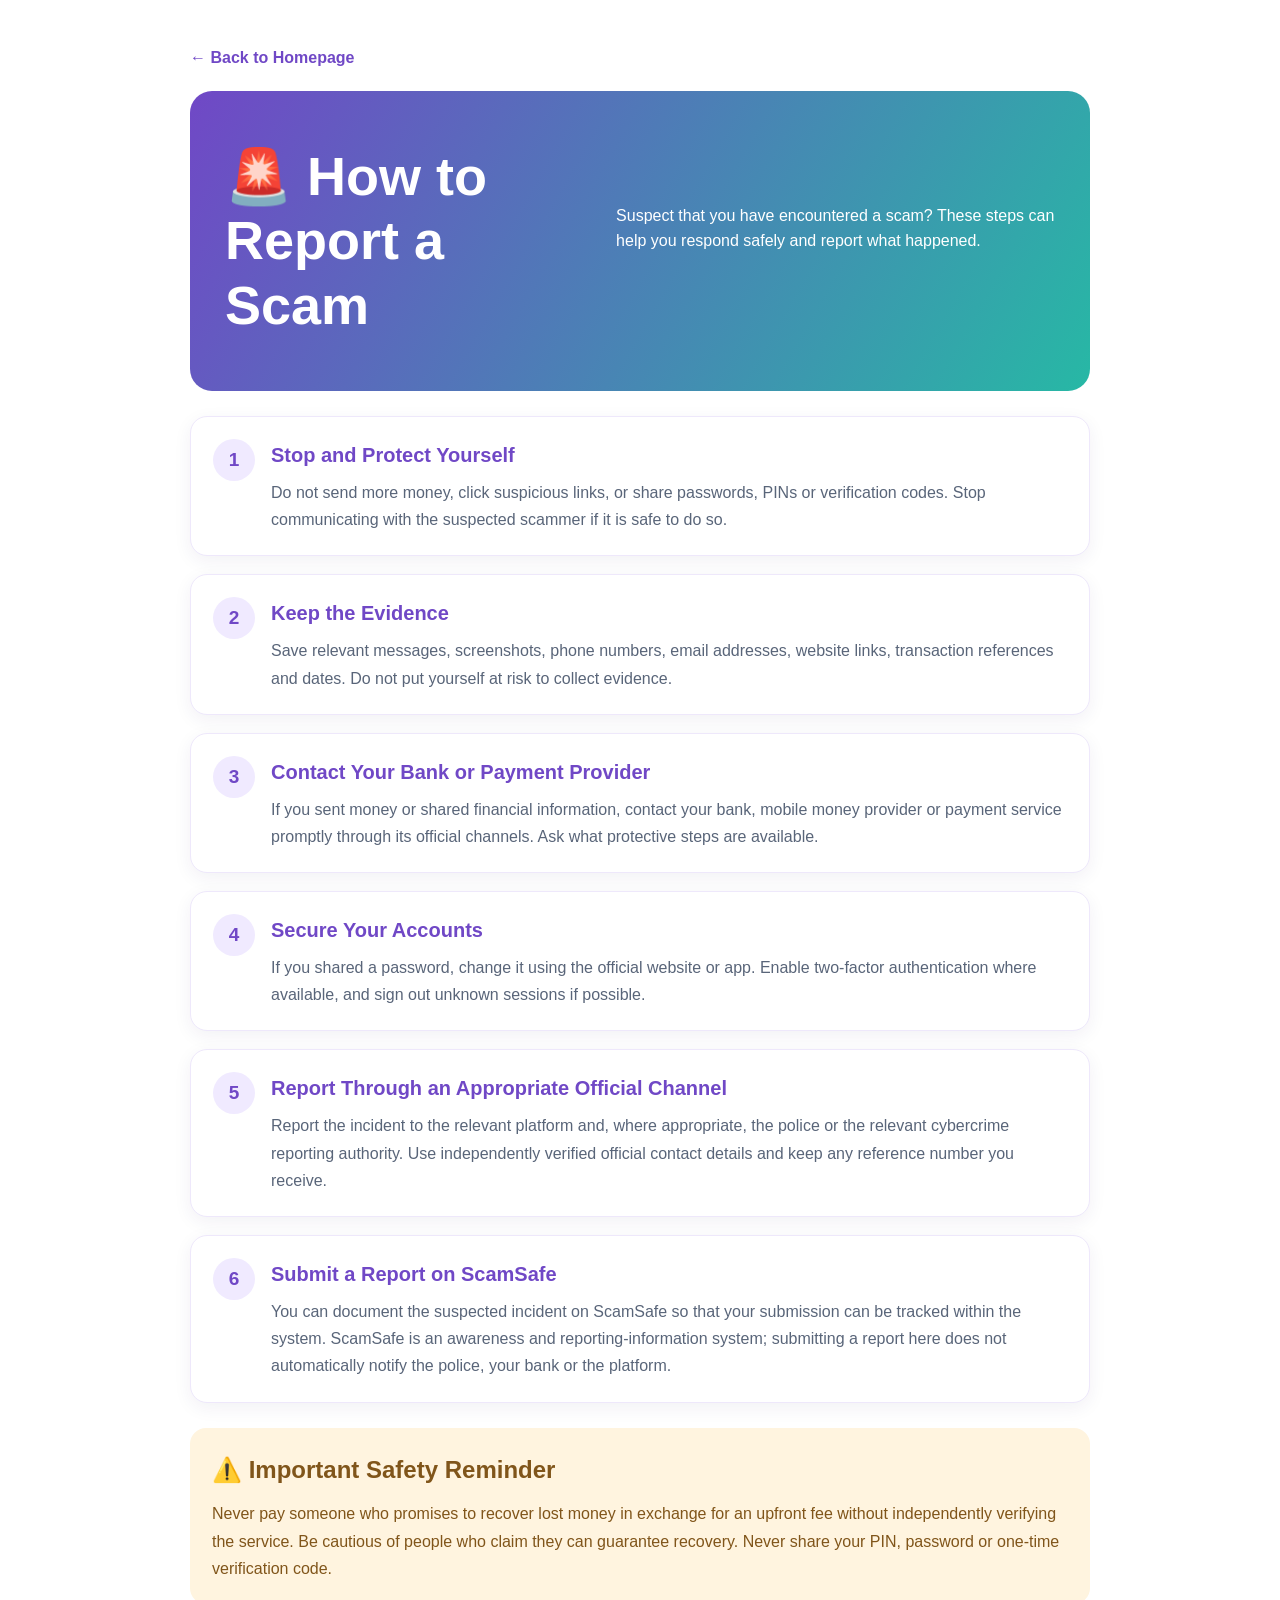
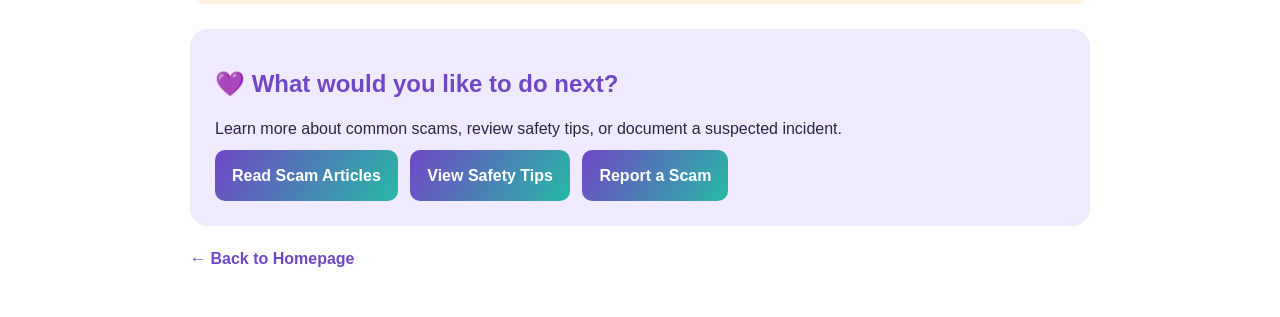
<file: how-to-report.html>
<!DOCTYPE html>
<html lang="en">
<head>
  <meta charset="UTF-8">
  <meta name="viewport" content="width=device-width, initial-scale=1.0">
  <title>How to Report a Scam | ScamSafe</title>
  <link rel="stylesheet" href="style.css">

  <style>
    .page-wrap {
      max-width: 950px;
      margin: auto;
      padding: 25px;
    }

    .hero {
      padding: 35px;
      border-radius: 22px;
      color: white;
      background: linear-gradient(120deg, #7048c6, #27b8a5);
    }

    .hero h1 {
      color: white;
    }

    .steps {
      display: grid;
      gap: 18px;
      margin-top: 25px;
    }

    .step {
      display: flex;
      align-items: flex-start;
      gap: 16px;
      padding: 22px;
      background: white;
      border: 1px solid #eee8fb;
      border-radius: 17px;
      box-shadow: 0 5px 18px #33206010;
    }

    .step-number {
      display: flex;
      align-items: center;
      justify-content: center;
      flex-shrink: 0;
      width: 42px;
      height: 42px;
      border-radius: 50%;
      background: #f0eaff;
      color: #7048c6;
      font-size: 19px;
      font-weight: bold;
    }

    .step h2 {
      margin: 0 0 8px;
      color: #7048c6;
      font-size: 20px;
    }

    .step p {
      margin: 0;
      color: #596579;
      line-height: 1.7;
    }

    .warning {
      margin-top: 25px;
      padding: 22px;
      border-radius: 16px;
      background: #fff4df;
      color: #80551a;
      line-height: 1.7;
    }

    .warning h2 {
      margin-top: 0;
    }

    .next-actions {
      margin-top: 25px;
      padding: 25px;
      border-radius: 18px;
      background: #f0eaff;
      line-height: 1.7;
    }

    .next-actions h2 {
      color: #7048c6;
    }

    .action-link {
      display: inline-block;
      margin: 8px 8px 0 0;
      padding: 12px 17px;
      border-radius: 10px;
      background: linear-gradient(120deg, #7048c6, #27b8a5);
      color: white;
      text-decoration: none;
      font-weight: bold;
    }

    .back-link {
      display: inline-block;
      margin: 20px 0;
      color: #7048c6;
      text-decoration: none;
      font-weight: bold;
    }

    @media (max-width: 600px) {
      .page-wrap {
        padding: 15px;
      }

      .hero {
        padding: 25px;
      }

      .step {
        padding: 17px;
      }
    }
  </style>
</head>

<body>
  <main class="page-wrap">

    <a class="back-link" href="index.html">
      ← Back to Homepage
    </a>

    <section class="hero">
      <h1>🚨 How to Report a Scam</h1>
      <p>
        Suspect that you have encountered a scam?
        These steps can help you respond safely and report what happened.
      </p>
    </section>

    <section class="steps">

      <article class="step">
        <div class="step-number">1</div>
        <div>
          <h2>Stop and Protect Yourself</h2>
          <p>
            Do not send more money, click suspicious links, or share
            passwords, PINs or verification codes. Stop communicating
            with the suspected scammer if it is safe to do so.
          </p>
        </div>
      </article>

      <article class="step">
        <div class="step-number">2</div>
        <div>
          <h2>Keep the Evidence</h2>
          <p>
            Save relevant messages, screenshots, phone numbers, email
            addresses, website links, transaction references and dates.
            Do not put yourself at risk to collect evidence.
          </p>
        </div>
      </article>

      <article class="step">
        <div class="step-number">3</div>
        <div>
          <h2>Contact Your Bank or Payment Provider</h2>
          <p>
            If you sent money or shared financial information, contact
            your bank, mobile money provider or payment service promptly
            through its official channels. Ask what protective steps
            are available.
          </p>
        </div>
      </article>

      <article class="step">
        <div class="step-number">4</div>
        <div>
          <h2>Secure Your Accounts</h2>
          <p>
            If you shared a password, change it using the official
            website or app. Enable two-factor authentication where
            available, and sign out unknown sessions if possible.
          </p>
        </div>
      </article>

      <article class="step">
        <div class="step-number">5</div>
        <div>
          <h2>Report Through an Appropriate Official Channel</h2>
          <p>
            Report the incident to the relevant platform and, where
            appropriate, the police or the relevant cybercrime reporting
            authority. Use independently verified official contact
            details and keep any reference number you receive.
          </p>
        </div>
      </article>

      <article class="step">
        <div class="step-number">6</div>
        <div>
          <h2>Submit a Report on ScamSafe</h2>
          <p>
            You can document the suspected incident on ScamSafe so that
            your submission can be tracked within the system. ScamSafe
            is an awareness and reporting-information system; submitting
            a report here does not automatically notify the police,
            your bank or the platform.
          </p>
        </div>
      </article>

    </section>

    <section class="warning">
      <h2>⚠️ Important Safety Reminder</h2>
      Never pay someone who promises to recover lost money in exchange
      for an upfront fee without independently verifying the service.
      Be cautious of people who claim they can guarantee recovery.
      Never share your PIN, password or one-time verification code.
    </section>

    <section class="next-actions">
      <h2>💜 What would you like to do next?</h2>
      <p>
        Learn more about common scams, review safety tips, or document
        a suspected incident.
      </p>

      <a class="action-link" href="articles.html">
        Read Scam Articles
      </a>

      <a class="action-link" href="safety-tips.html">
        View Safety Tips
      </a>

      <a class="action-link" href="report-scam.html">
        Report a Scam
      </a>
    </section>

    <p>
      <a class="back-link" href="index.html">
        ← Back to Homepage
      </a>
    </p>

  </main>
</body>
</html>
</file>
<file: style.css>
:root {
  --purple: #7048d9;
  --teal: #15ad9b;
  --dark: #292544;
  --light: #f7f5ff;
}

* { box-sizing: border-box; margin: 0; padding: 0; }
html { scroll-behavior: smooth; }
body { font: 16px Arial, sans-serif; color: var(--dark); line-height: 1.6; }
a { text-decoration: none; color: inherit; }

header {
  display: flex; justify-content: space-between;
  align-items: center; padding: 18px 7%;
  background: white; box-shadow: 0 2px 15px #2221;
}
.logo { font-size: 23px; font-weight: bold; color: var(--purple); }
nav { display: flex; gap: 22px; align-items: center; }
nav a:hover { color: var(--teal); }
.login, .btn {
  display: inline-block; background: var(--purple);
  color: white; padding: 11px 20px; border-radius: 12px;
}

.hero {
  display: flex; align-items: center; gap: 35px;
  padding: 70px 8%; background: linear-gradient(120deg, #f1eaff, #e2faf4);
}
.hero > div { flex: 1; }
.tag { color: var(--teal); font-weight: bold; }
h1 { font-size: clamp(34px, 5vw, 54px); line-height: 1.2; margin: 18px 0; }
h1 span { color: var(--purple); }
.hero p { margin-bottom: 25px; }
.hero-art {
  text-align: center; padding: 35px 20px;
  border-radius: 28px; background: white;
  box-shadow: 0 12px 35px #7048d925;
}
.shield { font-size: 90px; }

.section { padding: 60px 8%; }
.heading { text-align: center; margin-bottom: 30px; }
.heading span { color: var(--teal); font-weight: bold; }
h2 { margin: 10px 0; }
.cards { display: grid; grid-template-columns: repeat(4, 1fr); gap: 18px; }
.card { padding: 23px; border-radius: 20px; transition: .2s; }
.card:hover { transform: translateY(-5px); }
.card h3 { margin: 10px 0; }
.card p { font-size: 14px; }
.emoji { font-size: 36px; }
.pink { background: #ffe8f0; }
.yellow { background: #fff3cb; }
.blue { background: #e6edff; }
.green { background: #ddf7e9; }

.tips {
  margin: 10px 8% 55px; padding: 35px;
  display: flex; gap: 30px; border-radius: 25px;
  background: var(--light);
}
.tips > div, .tips ul { flex: 1; }
.tips li { list-style: none; margin: 10px 0; }

.cta {
  text-align: center; padding: 50px 20px;
  color: white; background: linear-gradient(110deg, #7048d9, #a56ae8);
}
.cta p { margin-bottom: 22px; }
.light { background: white; color: var(--purple); }
footer { text-align: center; padding: 24px; background: var(--dark); color: white; }
footer small { color: #d8d2f5; }
#firebaseStatus { margin-top: 8px; font-size: 12px; color: #bcefe3; }

@media (max-width: 850px) {
  .hero, .tips { flex-direction: column; }
  .cards { grid-template-columns: repeat(2, 1fr); }
  nav { gap: 12px; flex-wrap: wrap; }
}
@media (max-width: 550px) {
  header { align-items: flex-start; flex-direction: column; gap: 12px; }
  nav { gap: 14px; }
  .hero { padding: 40px 6%; }
  .section { padding: 40px 6%; }
  .cards { grid-template-columns: 1fr; }
  .tips { margin: 10px 6% 35px; padding: 24px; }
}
.user-id {
  display: inline-block;
  background: #f0eaff;
  color: #7048c6;
  padding: 8px 14px;
  border-radius: 20px;
  font-weight: 600;
  font-size: 14px;
}
</file>
